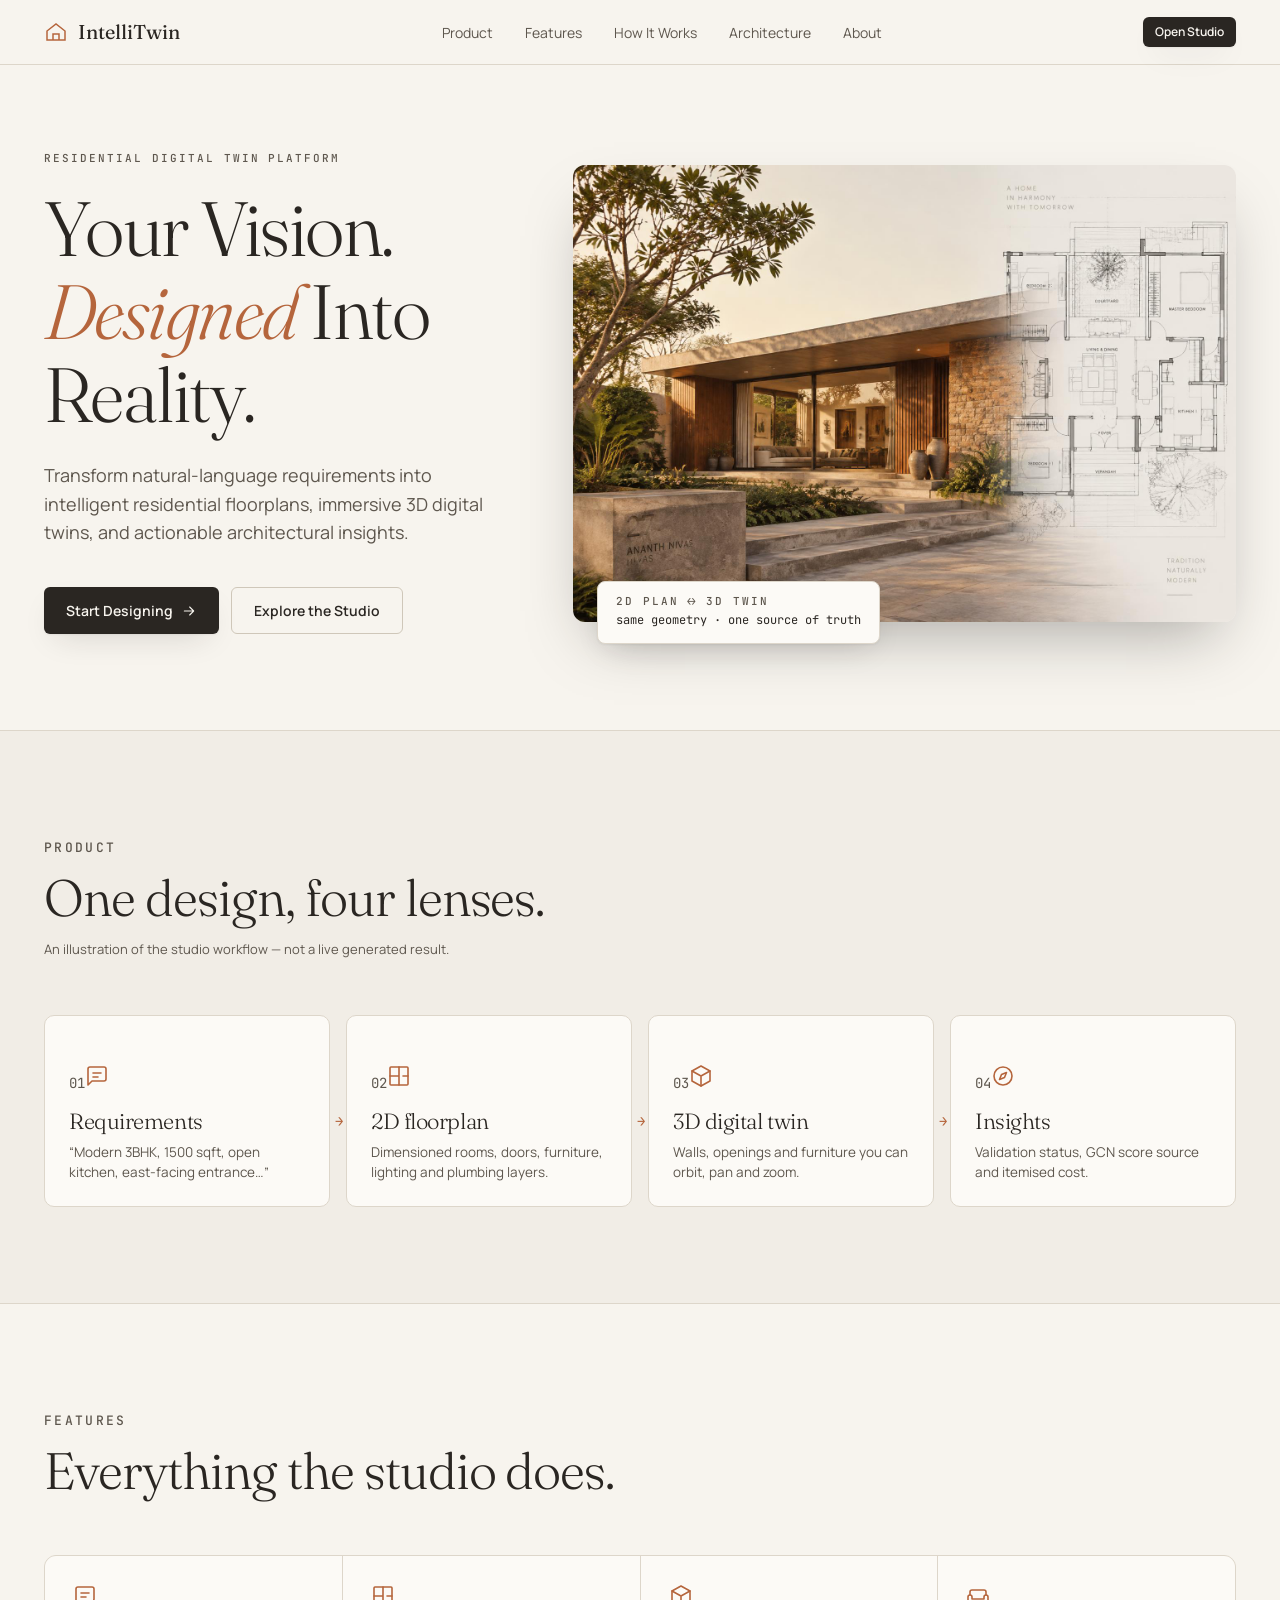
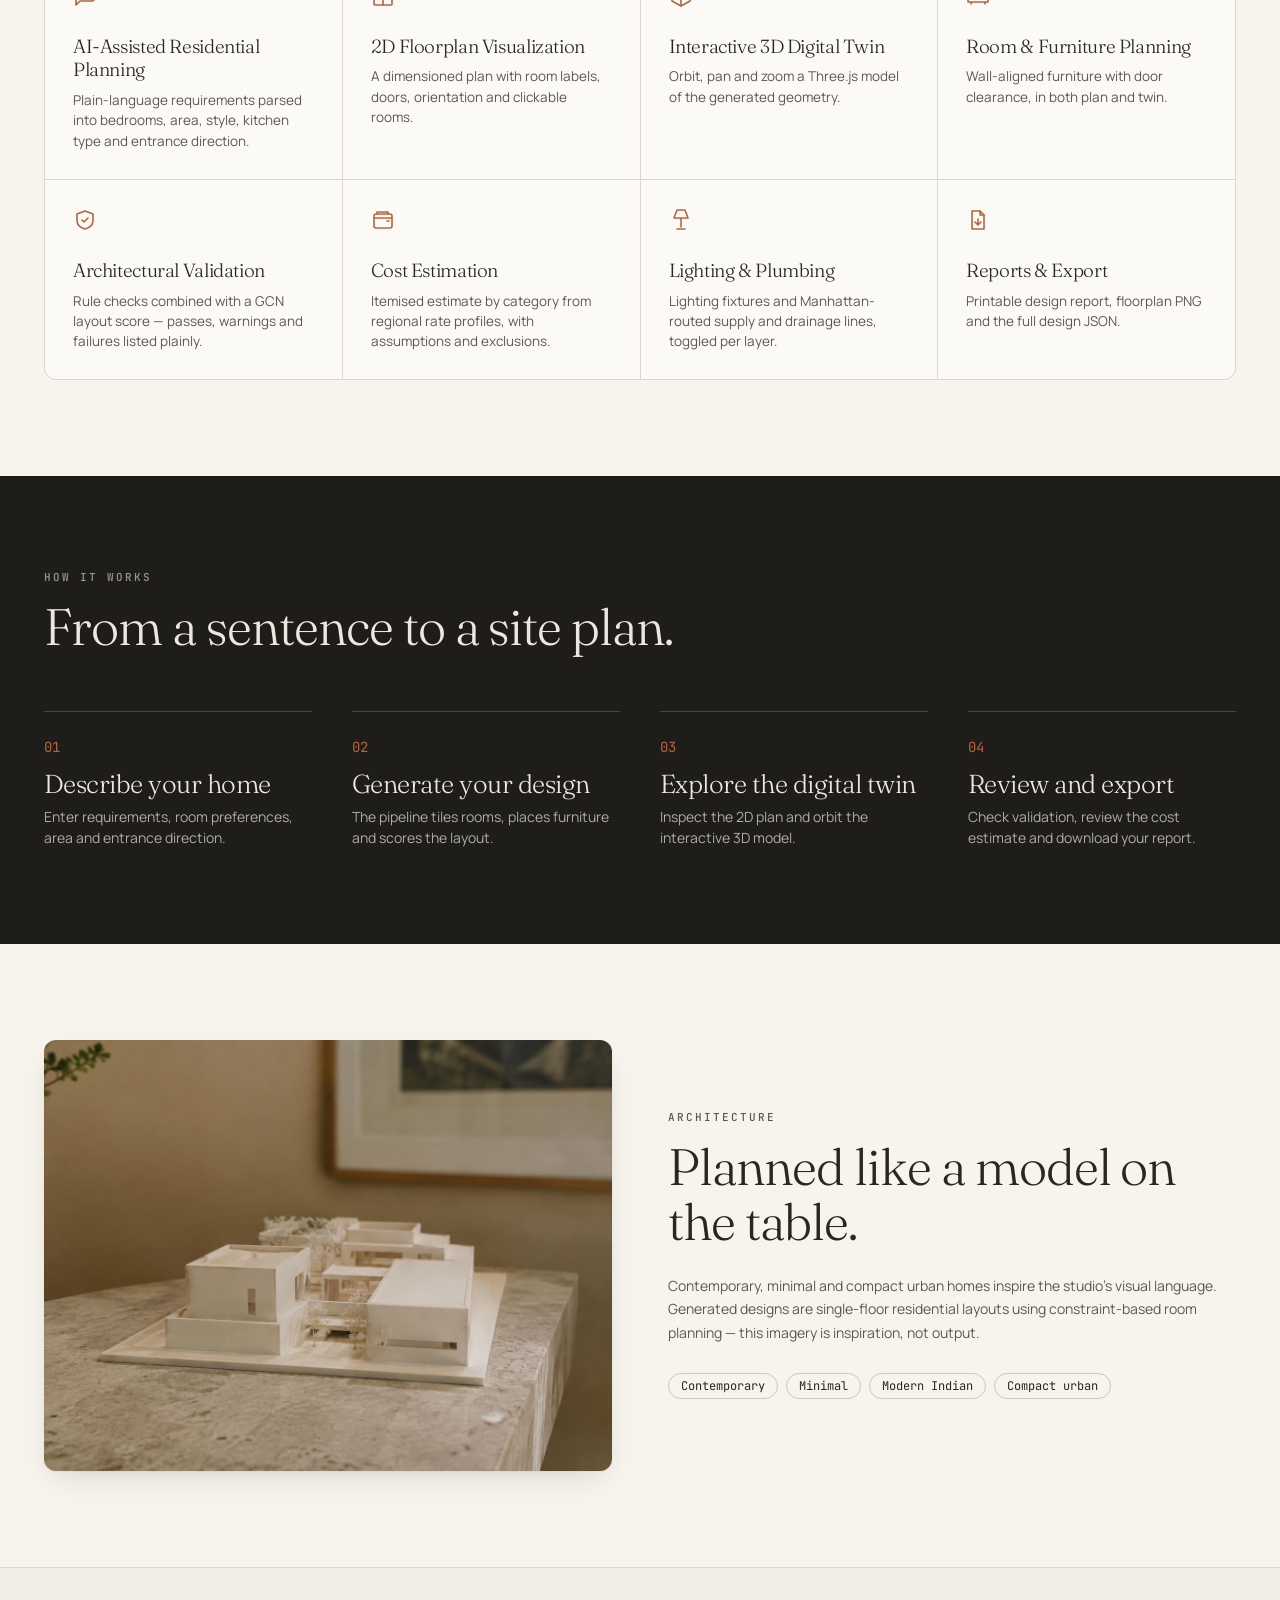
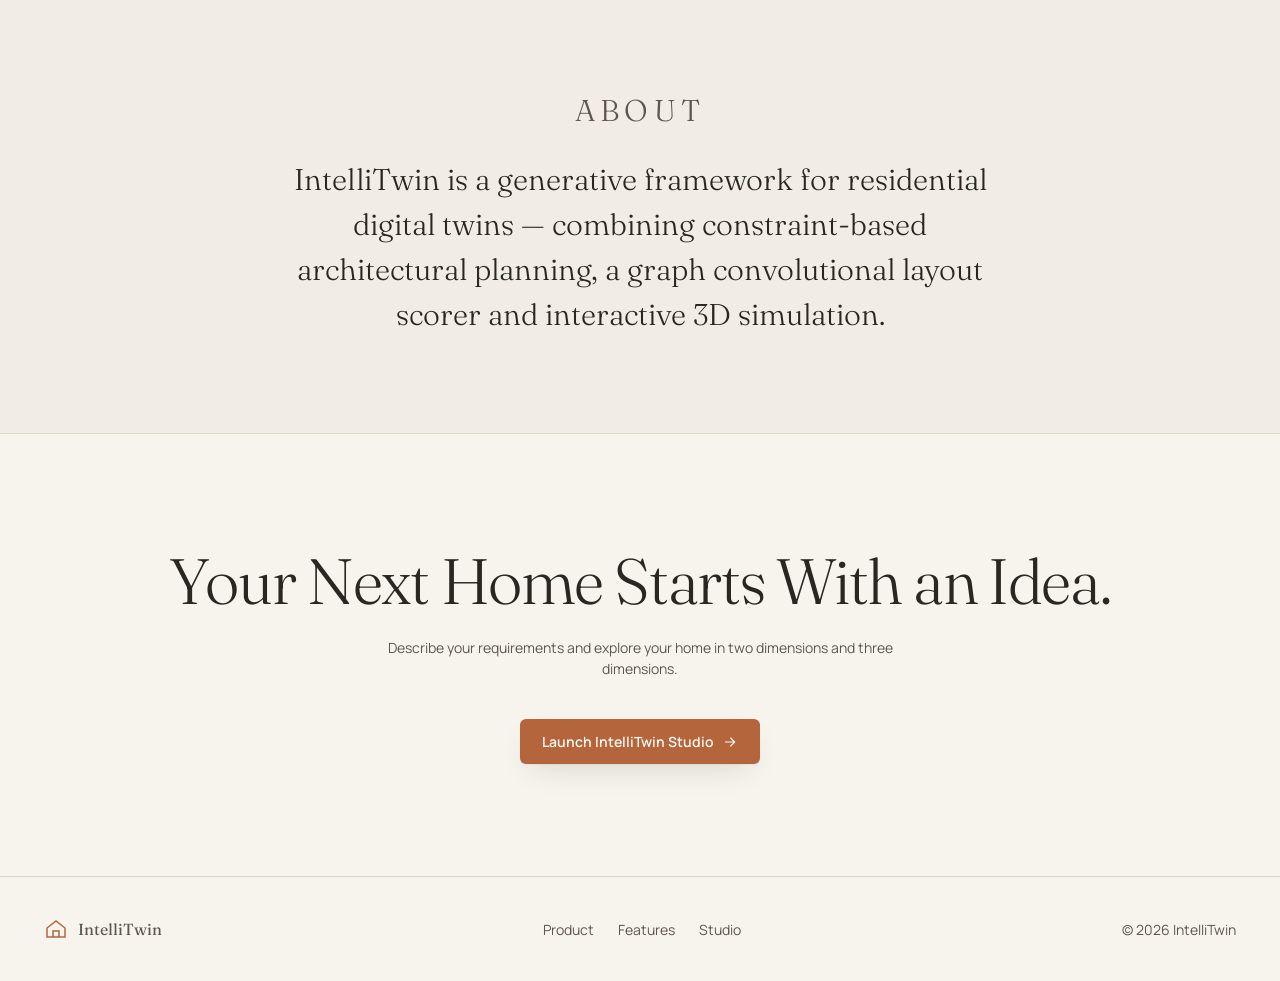
<file: frontend/index.html>
<!DOCTYPE html>
<html lang="en">
<head>
<meta charset="utf-8">
<meta name="viewport" content="width=device-width, initial-scale=1">
<title>IntelliTwin — Your Vision, Designed Into Reality</title>
<meta name="description" content="Describe your home in plain words. IntelliTwin generates a 2D floorplan, an interactive 3D digital twin, validation and cost estimates.">
<meta property="og:title" content="IntelliTwin — AI Residential Design Studio">
<meta property="og:description" content="From natural-language requirements to floorplans and 3D digital twins.">
<meta property="og:type" content="website">
<meta name="twitter:card" content="summary_large_image">
<link rel="preconnect" href="https://fonts.googleapis.com">
<link rel="preconnect" href="https://fonts.gstatic.com" crossorigin>
<link href="https://fonts.googleapis.com/css2?family=Fraunces:ital,opsz,wght@0,9..144,300;0,9..144,400;1,9..144,300&family=JetBrains+Mono:wght@400;500&family=Manrope:wght@400;500;600;700&display=swap" rel="stylesheet">
<link rel="stylesheet" href="css/style.css">
</head>
<body>
<svg width="0" height="0" style="position:absolute">
  <symbol id="i-logo" viewBox="0 0 24 24"><path d="M3 11 12 4l9 7v9H3z"/><path d="M9 20v-6h6v6"/></symbol>
  <symbol id="i-text" viewBox="0 0 24 24"><path d="M21 15a2 2 0 0 1-2 2H7l-4 4V5a2 2 0 0 1 2-2h14a2 2 0 0 1 2 2z"/><path d="M8 9h8M8 13h5"/></symbol>
  <symbol id="i-plan" viewBox="0 0 24 24"><rect x="3" y="3" width="18" height="18" rx="1"/><path d="M3 12h9V3M12 12v9M16 12h5"/></symbol>
  <symbol id="i-cube" viewBox="0 0 24 24"><path d="M12 2 3 7v10l9 5 9-5V7z"/><path d="m3 7 9 5 9-5M12 12v10"/></symbol>
  <symbol id="i-compass" viewBox="0 0 24 24"><circle cx="12" cy="12" r="9"/><path d="m15.5 8.5-2 5-5 2 2-5z"/></symbol>
  <symbol id="i-sofa" viewBox="0 0 24 24"><path d="M4 11V8a2 2 0 0 1 2-2h12a2 2 0 0 1 2 2v3"/><path d="M2 13a2 2 0 0 1 4 0v2h12v-2a2 2 0 0 1 4 0v5H2zM5 18v2M19 18v2"/></symbol>
  <symbol id="i-shield" viewBox="0 0 24 24"><path d="M12 3 4 6v6c0 5 3.5 8 8 9 4.5-1 8-4 8-9V6z"/><path d="m9 12 2 2 4-4"/></symbol>
  <symbol id="i-wallet" viewBox="0 0 24 24"><rect x="3" y="6" width="18" height="14" rx="2"/><path d="M16 13h2M3 10h18M6 6V4h11v2"/></symbol>
  <symbol id="i-lamp" viewBox="0 0 24 24"><path d="M8 2h8l3 8H5zM12 10v9M8 21h8"/></symbol>
  <symbol id="i-file" viewBox="0 0 24 24"><path d="M14 3H6v18h12V7z"/><path d="M14 3v4h4M12 11v6M9 14l3 3 3-3"/></symbol>
  <symbol id="i-menu" viewBox="0 0 24 24"><path d="M4 7h16M4 12h16M4 17h16"/></symbol>
  <symbol id="i-arrow" viewBox="0 0 24 24"><path d="M5 12h14M13 6l6 6-6 6"/></symbol>
</svg>

<header class="nav">
  <div class="wrap">
    <a href="#top" class="brand"><svg><use href="#i-logo"/></svg>IntelliTwin</a>
    <nav class="nav-links">
      <a href="#product">Product</a><a href="#features">Features</a><a href="#how">How It Works</a><a href="#architecture">Architecture</a><a href="#about">About</a>
    </nav>
    <a href="studio.html" class="btn btn-primary btn-sm">Open Studio</a>
    <button class="icon-btn menu-btn" id="menuBtn" aria-label="Menu" aria-expanded="false"><svg class="ico"><use href="#i-menu"/></svg></button>
  </div>
  <div class="mobile-nav" id="mobileNav" hidden>
    <a href="#product">Product</a><a href="#features">Features</a><a href="#how">How It Works</a><a href="#architecture">Architecture</a><a href="#about">About</a>
    <a href="studio.html" class="btn btn-primary btn-block" style="margin-top:8px">Open Studio</a>
  </div>
</header>

<main id="top">
  <section class="wrap hero">
    <div class="reveal">
      <p class="eyebrow">Residential digital twin platform</p>
      <h1>Your Vision.<br><em>Designed</em> Into Reality.</h1>
      <p class="lead">Transform natural-language requirements into intelligent residential floorplans, immersive 3D digital twins, and actionable architectural insights.</p>
      <div class="ctas">
        <a href="studio.html" class="btn btn-primary">Start Designing <svg class="ico"><use href="#i-arrow"/></svg></a>
        <a href="#product" class="btn btn-ghost">Explore the Studio</a>
      </div>
    </div>
    <div class="hero-visual reveal">
      <img src="assets/hero-house.jpg" alt="Modern residence blending into its architectural floorplan" width="1600" height="1104">
      <div class="hero-tag"><p class="eyebrow">2D plan ↔ 3D twin</p><p class="mono" style="font-size:12px;margin-top:4px">same geometry · one source of truth</p></div>
    </div>
  </section>

  <section id="product" class="section alt">
    <div class="wrap">
      <div class="sec-head reveal"><p class="eyebrow">Product</p><h2>One design, four lenses.</h2><p>An illustration of the studio workflow — not a live generated result.</p></div>
      <div class="flow">
        <div class="flow-card reveal"><span class="mono muted">01</span><svg class="ico"><use href="#i-text"/></svg><h3>Requirements</h3><p>“Modern 3BHK, 1500 sqft, open kitchen, east-facing entrance…”</p></div>
        <div class="flow-card reveal"><span class="mono muted">02</span><svg class="ico"><use href="#i-plan"/></svg><h3>2D floorplan</h3><p>Dimensioned rooms, doors, furniture, lighting and plumbing layers.</p></div>
        <div class="flow-card reveal"><span class="mono muted">03</span><svg class="ico"><use href="#i-cube"/></svg><h3>3D digital twin</h3><p>Walls, openings and furniture you can orbit, pan and zoom.</p></div>
        <div class="flow-card reveal"><span class="mono muted">04</span><svg class="ico"><use href="#i-compass"/></svg><h3>Insights</h3><p>Validation status, GCN score source and itemised cost.</p></div>
      </div>
    </div>
  </section>

  <section id="features" class="section">
    <div class="wrap">
      <div class="sec-head reveal"><p class="eyebrow">Features</p><h2>Everything the studio does.</h2></div>
      <div class="features reveal">
        <div class="feature"><svg class="ico"><use href="#i-text"/></svg><h3>AI-Assisted Residential Planning</h3><p>Plain-language requirements parsed into bedrooms, area, style, kitchen type and entrance direction.</p></div>
        <div class="feature"><svg class="ico"><use href="#i-plan"/></svg><h3>2D Floorplan Visualization</h3><p>A dimensioned plan with room labels, doors, orientation and clickable rooms.</p></div>
        <div class="feature"><svg class="ico"><use href="#i-cube"/></svg><h3>Interactive 3D Digital Twin</h3><p>Orbit, pan and zoom a Three.js model of the generated geometry.</p></div>
        <div class="feature"><svg class="ico"><use href="#i-sofa"/></svg><h3>Room &amp; Furniture Planning</h3><p>Wall-aligned furniture with door clearance, in both plan and twin.</p></div>
        <div class="feature"><svg class="ico"><use href="#i-shield"/></svg><h3>Architectural Validation</h3><p>Rule checks combined with a GCN layout score — passes, warnings and failures listed plainly.</p></div>
        <div class="feature"><svg class="ico"><use href="#i-wallet"/></svg><h3>Cost Estimation</h3><p>Itemised estimate by category from regional rate profiles, with assumptions and exclusions.</p></div>
        <div class="feature"><svg class="ico"><use href="#i-lamp"/></svg><h3>Lighting &amp; Plumbing</h3><p>Lighting fixtures and Manhattan-routed supply and drainage lines, toggled per layer.</p></div>
        <div class="feature"><svg class="ico"><use href="#i-file"/></svg><h3>Reports &amp; Export</h3><p>Printable design report, floorplan PNG and the full design JSON.</p></div>
      </div>
    </div>
  </section>

  <section id="how" class="section dark">
    <div class="wrap">
      <p class="eyebrow">How it works</p>
      <h2 style="font-size:clamp(34px,4vw,52px);margin-top:16px">From a sentence to a site plan.</h2>
      <div class="steps">
        <div class="step reveal"><span class="n">01</span><h3>Describe your home</h3><p>Enter requirements, room preferences, area and entrance direction.</p></div>
        <div class="step reveal"><span class="n">02</span><h3>Generate your design</h3><p>The pipeline tiles rooms, places furniture and scores the layout.</p></div>
        <div class="step reveal"><span class="n">03</span><h3>Explore the digital twin</h3><p>Inspect the 2D plan and orbit the interactive 3D model.</p></div>
        <div class="step reveal"><span class="n">04</span><h3>Review and export</h3><p>Check validation, review the cost estimate and download your report.</p></div>
      </div>
    </div>
  </section>

  <section id="architecture" class="section">
    <div class="wrap showcase">
      <img class="reveal" src="assets/showcase-model.jpg" alt="White architectural scale model of a courtyard house" loading="lazy" width="1200" height="912">
      <div class="reveal">
        <p class="eyebrow">Architecture</p>
        <h2 style="font-size:clamp(34px,4vw,52px);margin-top:16px">Planned like a model on the table.</h2>
        <p class="muted" style="margin-top:24px;line-height:1.7">Contemporary, minimal and compact urban homes inspire the studio’s visual language. Generated designs are single-floor residential layouts using constraint-based room planning — this imagery is inspiration, not output.</p>
        <div class="chips"><span class="chip">Contemporary</span><span class="chip">Minimal</span><span class="chip">Modern Indian</span><span class="chip">Compact urban</span></div>
      </div>
    </div>
  </section>

  <section id="about" class="section alt">
    <div class="wrap about reveal">
      <p class="eyebrow">About</p>
      <p>IntelliTwin is a generative framework for residential digital twins — combining constraint-based architectural planning, a graph convolutional layout scorer and interactive 3D simulation.</p>
    </div>
  </section>

  <section class="wrap final reveal">
    <h2>Your Next Home Starts With an Idea.</h2>
    <p>Describe your requirements and explore your home in two dimensions and three dimensions.</p>
    <a href="studio.html" class="btn btn-accent">Launch IntelliTwin Studio <svg class="ico"><use href="#i-arrow"/></svg></a>
  </section>
</main>

<footer class="footer">
  <div class="wrap">
    <span class="brand" style="font-size:16px"><svg><use href="#i-logo"/></svg>IntelliTwin</span>
    <nav><a href="#product">Product</a><a href="#features">Features</a><a href="studio.html">Studio</a></nav>
    <span>© <span id="year"></span> IntelliTwin</span>
  </div>
</footer>
<script src="js/landing.js"></script>
</body>
</html>
</file>
<file: frontend/css/style.css>
/* IntelliTwin — architectural design system (vanilla CSS) */
:root{
  --bg:#F7F4EE; --card:#FCFAF6; --stone:#EFEAE1; --canvas:#FBFAF7;
  --ink:#2A2622; --ink-2:#5E574E; --line:#DDD6CA; --line-2:#CFC7B9;
  --accent:#B5653C; --accent-ink:#FFF8F2;
  --graphite:#1F1D1A; --graphite-ink:#ECE7DF;
  --sage:#DDE8D6; --sage-ink:#2F4A33; --warn:#F6EBCB; --warn-ink:#6A4A12; --bad:#F8E1DC; --bad-ink:#8A2A1A;
  --display:"Fraunces",Georgia,serif; --sans:"Manrope",system-ui,sans-serif; --mono:"JetBrains Mono",ui-monospace,monospace;
  --r:8px; --shadow:0 1px 2px rgba(31,29,26,.06),0 12px 32px -12px rgba(31,29,26,.18); --lift:0 30px 60px -20px rgba(31,29,26,.35);
}
*{box-sizing:border-box;margin:0;padding:0}
html{scroll-behavior:smooth}
body{background:var(--bg);color:var(--ink);font:14px/1.5 var(--sans);-webkit-font-smoothing:antialiased}
h1,h2,h3{font-family:var(--display);font-weight:300;letter-spacing:-.02em;line-height:1.08}
a{color:inherit;text-decoration:none}
button,input,select,textarea{font:inherit;color:inherit}
button{cursor:pointer;background:none;border:0}
button:disabled{opacity:.45;cursor:not-allowed}
:focus-visible{outline:2px solid var(--accent);outline-offset:2px}
.eyebrow{font:500 11px/1 var(--mono);letter-spacing:.18em;text-transform:uppercase;color:var(--ink-2)}
.mono{font-family:var(--mono)}
.muted{color:var(--ink-2)}
.wrap{max-width:1240px;margin:0 auto;padding:0 24px}
[hidden]{display:none!important}

/* Buttons */
.btn{display:inline-flex;align-items:center;justify-content:center;gap:8px;border-radius:6px;padding:12px 22px;font-weight:600;font-size:14px;transition:transform .2s,background .2s,box-shadow .2s}
.btn:hover:not(:disabled){transform:translateY(-1px)}
.btn-primary{background:var(--ink);color:var(--bg);box-shadow:var(--shadow)}
.btn-accent{background:var(--accent);color:var(--accent-ink);box-shadow:var(--shadow)}
.btn-ghost{border:1px solid var(--line-2)}
.btn-ghost:hover{background:var(--stone)}
.btn-sm{padding:6px 12px;font-size:12px}
.btn-block{width:100%}
.icon-btn{display:grid;place-items:center;width:32px;height:32px;border-radius:6px}
.icon-btn:hover{background:var(--stone)}
.ico{width:16px;height:16px;stroke:currentColor;fill:none;stroke-width:1.6;stroke-linecap:round;stroke-linejoin:round}

/* ===== Landing ===== */
.nav{position:sticky;top:0;z-index:40;background:rgba(247,244,238,.86);backdrop-filter:blur(10px);border-bottom:1px solid var(--line)}
.nav .wrap{display:flex;align-items:center;justify-content:space-between;height:64px}
.brand{display:flex;align-items:center;gap:10px;font-family:var(--display);font-size:20px}
.brand svg{width:24px;height:24px;stroke:var(--accent);fill:none;stroke-width:1.5}
.nav-links{display:flex;gap:32px}
.nav-links a{position:relative;color:var(--ink-2);font-size:14px;transition:color .2s}
.nav-links a::after{content:"";position:absolute;left:0;bottom:-4px;height:1px;width:0;background:var(--accent);transition:width .25s}
.nav-links a:hover{color:var(--ink)} .nav-links a:hover::after{width:100%}
.menu-btn{display:none}
.mobile-nav{border-top:1px solid var(--line);padding:12px 24px 20px}
.mobile-nav a{display:block;padding:10px 0}
@media(max-width:860px){.nav-links,.nav .btn{display:none}.menu-btn{display:grid}}

.hero{display:grid;grid-template-columns:5fr 7fr;gap:56px;padding:88px 24px 96px;align-items:center}
.hero h1{font-size:clamp(44px,6vw,80px);margin-top:24px}
.hero h1 em{color:var(--accent)}
.hero p.lead{margin-top:24px;font-size:18px;color:var(--ink-2);max-width:440px;line-height:1.6}
.hero .ctas{display:flex;flex-wrap:wrap;gap:12px;margin-top:40px}
.hero-visual{position:relative}
.hero-visual img{width:100%;height:auto;border-radius:12px;box-shadow:var(--lift);display:block}
.hero-tag{position:absolute;left:24px;bottom:-22px;background:var(--card);border:1px solid var(--line);border-radius:8px;padding:14px 18px;box-shadow:var(--shadow)}
@media(max-width:960px){.hero{grid-template-columns:1fr;padding:48px 24px 72px}}

.section{padding:96px 0}
.section.alt{background:rgba(239,234,225,.6);border-top:1px solid var(--line);border-bottom:1px solid var(--line)}
.section.dark{background:var(--graphite);color:var(--graphite-ink)}
.section.dark .eyebrow{color:rgba(236,231,223,.6)}
.sec-head{max-width:640px}
.sec-head h2{font-size:clamp(34px,4vw,52px);margin-top:16px}
.sec-head p{margin-top:14px;color:var(--ink-2);font-size:13px}

.flow{display:grid;grid-template-columns:repeat(4,1fr);gap:16px;margin-top:56px}
.flow-card{position:relative;background:var(--card);border:1px solid var(--line);border-radius:10px;padding:24px;transition:box-shadow .25s,transform .25s}
.flow-card:hover{box-shadow:var(--shadow);transform:translateY(-2px)}
.flow-card .ico{width:24px;height:24px;color:var(--accent);margin-top:24px}
.flow-card h3{font-size:22px;margin-top:16px}
.flow-card p{margin-top:8px;color:var(--ink-2);font-size:13.5px}
.flow-card:not(:last-child)::after{content:"→";position:absolute;right:-14px;top:50%;color:var(--accent);font-family:var(--mono);z-index:1}

.features{display:grid;grid-template-columns:repeat(4,1fr);gap:1px;background:var(--line);border:1px solid var(--line);border-radius:12px;overflow:hidden;margin-top:56px}
.feature{background:var(--card);padding:28px;transition:background .25s}
.feature:hover{background:var(--stone)}
.feature .ico{width:24px;height:24px;color:var(--accent);transition:transform .25s}
.feature:hover .ico{transform:translateY(-2px)}
.feature h3{font-size:19px;margin-top:22px;line-height:1.25}
.feature p{margin-top:8px;color:var(--ink-2);font-size:13.5px}

.steps{display:grid;grid-template-columns:repeat(4,1fr);gap:40px;margin-top:56px}
.step{border-top:1px solid rgba(236,231,223,.2);padding-top:24px}
.step .n{font-family:var(--mono);color:var(--accent)}
.step h3{font-size:26px;margin-top:12px}
.step p{margin-top:8px;opacity:.7}

.showcase{display:grid;grid-template-columns:1fr 1fr;gap:56px;align-items:center}
.showcase img{width:100%;height:auto;border-radius:12px;box-shadow:var(--shadow);display:block}
.chips{display:flex;flex-wrap:wrap;gap:8px;margin-top:28px}
.chip{border:1px solid var(--line-2);border-radius:999px;padding:4px 12px;font:12px var(--mono)}
.about{max-width:780px;margin:0 auto;text-align:center}
.about p{font-family:var(--display);font-weight:300;font-size:clamp(22px,2.6vw,30px);line-height:1.5;margin-top:24px}
.final{text-align:center;padding:112px 24px}
.final h2{font-size:clamp(40px,5vw,64px)}
.final p{margin:22px auto 40px;max-width:520px;color:var(--ink-2)}
.footer{border-top:1px solid var(--line);padding:40px 0;color:var(--ink-2)}
.footer .wrap{display:flex;justify-content:space-between;align-items:center;gap:16px;flex-wrap:wrap}
.footer nav{display:flex;gap:24px}
@media(max-width:960px){.flow,.features,.steps{grid-template-columns:1fr 1fr}.showcase{grid-template-columns:1fr}.flow-card::after{display:none}}
@media(max-width:560px){.flow,.features,.steps{grid-template-columns:1fr}}

.reveal{opacity:0;transform:translateY(16px);transition:opacity .8s cubic-bezier(.2,.7,.2,1),transform .8s cubic-bezier(.2,.7,.2,1)}
.reveal.in{opacity:1;transform:none}

/* ===== Studio ===== */
body.studio{height:100vh;display:flex;flex-direction:column;overflow:hidden;font-size:13px}
.tb{height:56px;flex-shrink:0;display:flex;align-items:center;gap:12px;padding:0 12px;background:var(--card);border-bottom:1px solid var(--line)}
.tb .sep{width:1px;height:20px;background:var(--line)}
.proj{min-width:0}
.proj b{display:block;font-weight:600;white-space:nowrap;overflow:hidden;text-overflow:ellipsis}
.proj span{font:11px var(--mono);color:var(--ink-2)}
.seg{margin:0 auto;display:flex;background:var(--stone);border:1px solid var(--line);border-radius:7px;padding:2px}
.seg button{display:flex;align-items:center;gap:6px;padding:6px 12px;border-radius:5px;font-size:12px;font-weight:600;color:var(--ink-2)}
.seg button.active{background:var(--card);color:var(--ink);box-shadow:var(--shadow)}
.pill{display:flex;align-items:center;gap:6px;border-radius:999px;padding:4px 12px;font-size:11px;font-weight:600;background:var(--stone);color:var(--ink-2)}
.pill::before{content:"";width:6px;height:6px;border-radius:50%;background:currentColor}
.pill.ok{background:var(--sage);color:var(--sage-ink)} .pill.warn{background:var(--warn);color:var(--warn-ink)}
.pill.bad{background:var(--bad);color:var(--bad-ink)} .pill.busy{background:#F3E2D7;color:var(--accent)}
.pill.busy::before,.pill.loading::before{animation:pulse 1s infinite}
@keyframes pulse{50%{opacity:.25}}
.dropdown{position:relative}
.menu{position:absolute;right:0;top:40px;z-index:30;width:200px;background:var(--card);border:1px solid var(--line);border-radius:8px;padding:4px;box-shadow:var(--lift)}
.menu button{display:flex;align-items:center;gap:8px;width:100%;padding:8px 12px;border-radius:5px;font-size:12px;text-align:left}
.menu button:hover{background:var(--stone)}

.body{flex:1;min-height:0;display:flex;position:relative}
.side{width:340px;flex-shrink:0;display:flex;flex-direction:column;background:var(--card);border-right:1px solid var(--line)}
.side-scroll{flex:1;overflow-y:auto;padding:20px;display:flex;flex-direction:column;gap:20px}
.side-foot{border-top:1px solid var(--line);padding:16px}
.side-foot .row{display:flex;justify-content:space-between;margin-top:8px;font-size:11px;color:var(--ink-2)}
textarea.req{width:100%;margin-top:12px;resize:none;border:1px solid var(--line-2);background:var(--canvas);border-radius:6px;padding:12px;line-height:1.6;min-height:170px}
.presets{display:flex;flex-wrap:wrap;gap:6px;margin-top:8px}
.presets button{border:1px solid var(--line);border-radius:999px;padding:3px 10px;font:11px var(--mono);color:var(--ink-2)}
.presets button:hover{border-color:var(--accent);color:var(--ink)}
.parse{background:var(--stone);border:1px solid var(--line);border-radius:6px;padding:12px}
.parse .grid{display:grid;grid-template-columns:1fr 1fr;gap:4px;font:11.5px var(--mono);margin-top:8px}
.parse ul{margin-top:8px;list-style:none;font-size:11.5px;color:var(--warn-ink)}
.fields{display:grid;grid-template-columns:1fr 1fr;gap:12px;margin-top:12px}
.field span{display:block;font-size:11px;color:var(--ink-2);margin-bottom:4px}
.field input,.field select{width:100%;height:36px;border:1px solid var(--line-2);background:var(--canvas);border-radius:6px;padding:0 10px;font-size:12px;text-transform:capitalize}
.field input{font-family:var(--mono)}
.alert{display:flex;gap:8px;padding:12px;border-radius:6px;background:var(--bad);color:var(--bad-ink);border:1px solid #E9B9AE}
.spinner{width:14px;height:14px;border:2px solid currentColor;border-right-color:transparent;border-radius:50%;animation:spin .8s linear infinite}
@keyframes spin{to{transform:rotate(360deg)}}

.work{flex:1;min-width:0;position:relative;overflow:hidden;background:var(--stone)}
.panel{position:absolute;inset:0;display:flex;flex-direction:column}
.panel.off{visibility:hidden;pointer-events:none}
.vbar{height:40px;flex-shrink:0;display:flex;align-items:center;gap:4px;padding:0 12px;background:var(--card);border-bottom:1px solid var(--line)}
.vbar.dark{background:var(--graphite);color:var(--graphite-ink);border-color:rgba(236,231,223,.1)}
.tgl{padding:4px 10px;border-radius:5px;font-size:11px;font-weight:600;opacity:.5}
.tgl[aria-pressed="true"]{opacity:1;background:var(--stone)}
.vbar.dark .tgl[aria-pressed="true"]{background:rgba(236,231,223,.14)}
.vbar .right{margin-left:auto;display:flex;align-items:center;gap:4px}
#floorSelect{height:28px;border:1px solid var(--line-2);background:var(--canvas);border-radius:5px;font:inherit;font-size:11px;padding:0 8px;color:inherit}
.vbar.dark .vbtn{padding:4px 10px;border-radius:5px;font-size:11px;font-weight:600}
.vbar.dark .vbtn:hover{background:rgba(236,231,223,.1)}
.grid-bg{position:relative;flex:1;overflow:hidden;padding:16px;min-height:0;background-image:linear-gradient(var(--line) 1px,transparent 1px),linear-gradient(90deg,var(--line) 1px,transparent 1px);background-size:32px 32px}
#planSvg{position:absolute;inset:16px;display:block;width:calc(100% - 32px);height:calc(100% - 32px);background:var(--card);border-radius:8px;box-shadow:var(--shadow);touch-action:none;user-select:none;cursor:grab}
#planSvg.panning{cursor:grabbing}
#planSvg .plan-room:hover .room-fill{filter:brightness(.97)}
#planSvg .furn{transition:fill .15s}#planSvg .furn:hover{fill:rgba(181,101,60,.14)}
#planSvg [data-room]{cursor:pointer}
.skeleton{position:absolute;inset:16px;border-radius:8px;background:rgba(252,250,246,.7);animation:pulse 1.2s infinite}
.status-line{border-top:1px solid var(--line);background:var(--card);padding:6px 16px;font:11px var(--mono);color:var(--ink-2)}
#threeContainer{position:relative;flex:1;background:var(--graphite)}
#threeCanvas{display:block;width:100%;height:100%}
.twin-hint{position:absolute;left:12px;bottom:12px;background:rgba(31,29,26,.8);color:var(--graphite-ink);padding:4px 10px;border-radius:5px;font:11px var(--mono);pointer-events:none}
.empty{position:absolute;inset:0;display:grid;place-items:center;text-align:center;padding:24px}
.empty h3{font-size:26px;margin-top:16px}
.empty p{margin:8px 0 20px;color:var(--ink-2)}
.empty.dark{color:rgba(236,231,223,.7)}
.empty .ico{width:40px;height:40px;stroke-width:1}
.report{position:absolute;inset:0;overflow-y:auto;padding:24px}
.report-inner{max-width:1000px;margin:0 auto;display:flex;flex-direction:column;gap:20px}
.report-inner h2{font-size:32px;margin-top:8px}
.rgrid{display:grid;grid-template-columns:1fr 1fr;gap:20px}
.rcard{background:var(--card);border:1px solid var(--line);border-radius:10px;padding:24px;break-inside:avoid}
.rcard h3{font-size:20px;margin-bottom:16px}
.kv{display:flex;justify-content:space-between;gap:12px;font-size:12px;padding:3px 0}
.kv span:first-child{color:var(--ink-2)} .kv span:last-child{text-align:right;font-weight:500}
table{width:100%;border-collapse:collapse;font-size:12px}
th{text-align:left;padding-bottom:8px;font:500 10px var(--mono);letter-spacing:.14em;text-transform:uppercase;color:var(--ink-2)}
td{border-top:1px solid var(--line);padding:6px 4px 6px 0}
td.num,th.num{text-align:right;font-family:var(--mono)}
tfoot td{border-top:2px solid var(--ink);font-weight:600;padding-top:8px}
.checks{list-style:none;margin-top:12px;font-size:12px;display:flex;flex-direction:column;gap:4px}
.checks .f{color:var(--bad-ink)} .checks .w{color:var(--warn-ink)} .checks .p{color:var(--sage-ink)}
.note{margin-top:12px;padding:8px 10px;border-radius:6px;background:var(--warn);color:var(--warn-ink);font-size:12px}
.small{font-size:11px;color:var(--ink-2);margin-top:8px}
ul.list{padding-left:16px;font-size:12px;color:var(--ink-2);margin-top:4px}
@media(max-width:760px){.rgrid{grid-template-columns:1fr}}

.insp{width:320px;flex-shrink:0;overflow-y:auto;background:var(--card);border-left:1px solid var(--line);padding:20px;display:flex;flex-direction:column;gap:24px}
.score{display:flex;justify-content:space-between;align-items:center;margin-top:8px;padding:12px;border-radius:6px;font-weight:600}
.score b{font-family:var(--display);font-weight:400;font-size:26px}
.score.ok{background:var(--sage);color:var(--sage-ink)} .score.warn{background:var(--warn);color:var(--warn-ink)} .score.bad{background:var(--bad);color:var(--bad-ink)}
.big{font-family:var(--display);font-size:30px;margin-top:8px}
.bar{height:4px;border-radius:2px;background:var(--stone);margin-top:4px}
.bar i{display:block;height:4px;border-radius:2px;background:var(--accent)}
.room-title{font-family:var(--display);font-size:22px;margin-top:8px}

.foot{height:28px;flex-shrink:0;display:flex;align-items:center;gap:16px;padding:0 16px;border-top:1px solid var(--line);background:var(--card);font:11px var(--mono);color:var(--ink-2)}
.foot span:last-child{margin-left:auto}

.modal{position:fixed;inset:0;z-index:50;display:grid;place-items:center;background:rgba(31,29,26,.4);padding:16px}
.modal-card{width:100%;max-width:440px;background:var(--card);border:1px solid var(--line);border-radius:10px;padding:24px;box-shadow:var(--lift)}
.modal-card h3{font-size:22px}
.modal-card input{width:100%;margin-top:16px;height:38px;border:1px solid var(--line-2);border-radius:6px;padding:0 12px;font:12px var(--mono);background:var(--canvas)}
.modal-card .row{display:flex;justify-content:flex-end;gap:8px;margin-top:20px}
.toast{position:fixed;left:50%;bottom:44px;transform:translateX(-50%);z-index:60;background:var(--graphite);color:var(--graphite-ink);padding:8px 16px;border-radius:6px;box-shadow:var(--lift)}

@media(max-width:1279px){.insp{display:none}}
@media(max-width:1023px){
  .side{position:absolute;inset:0 auto 0 0;z-index:20;max-width:90vw;box-shadow:var(--lift)}
  .side.closed{display:none}
  .proj,.tb .sep,.pill,.seg .lbl,.brand .word{display:none}
}
@media(min-width:1024px){.side.closed{display:none}}

@media print{
  body.studio{height:auto;overflow:visible}
  .tb,.side,.insp,.foot,.panel{display:none!important}
  .report{position:static;padding:0}
}
@media(prefers-reduced-motion:reduce){html{scroll-behavior:auto}*,*::before,*::after{animation-duration:.01ms!important;transition-duration:.01ms!important}.reveal{opacity:1;transform:none}}

/* Architectural 3D atmosphere controls */
:root { --twin-control: #343b40; --twin-control-line: #4a5257; --twin-active: #d6e7e7; --twin-active-ink: #213639; --twin-badge: #26333ee8; }
.lighting-bar{display:flex;align-items:center;gap:12px;flex-shrink:0;min-height:42px;padding:5px 12px;background:var(--graphite);color:var(--graphite-ink);border-bottom:1px solid var(--twin-control-line)}
.lighting-bar-label{font:10px var(--mono);text-transform:uppercase;opacity:.65}
.lighting-mode-group{display:flex;gap:2px;padding:2px;border-radius:6px;border:1px solid var(--twin-control-line);background:var(--twin-control)}
.lighting-mode-btn{min-height:28px;padding:4px 12px;font-size:11px;font-weight:600;border-radius:4px;color:var(--graphite-ink)}
.lighting-mode-btn:hover{background:var(--twin-control-line)}
.lighting-mode-btn[aria-pressed="true"]{background:var(--twin-active);color:var(--twin-active-ink)}
#cutawayBtn[aria-pressed="true"]{background:var(--twin-control-line)}
.vbar.dark .icon-btn:hover{background:var(--twin-control-line)}
.room3d-badge{position:absolute;top:16px;left:16px;max-width:calc(100% - 32px);padding:8px 12px;border-radius:6px;background:var(--twin-badge);color:var(--graphite-ink);font:11px/1.6 var(--mono);pointer-events:none}
#threeContainer{min-height:0}
#panel-twin>.vbar{height:auto;min-height:40px;flex-wrap:wrap;padding-top:4px;padding-bottom:4px}
@media(max-width:860px){.lighting-bar-label{display:none}.lighting-mode-btn{padding:4px 10px}.twin-hint{max-width:calc(100% - 24px);font-size:9px}.vbar.dark .tgl{padding:4px 7px}}
</file>
